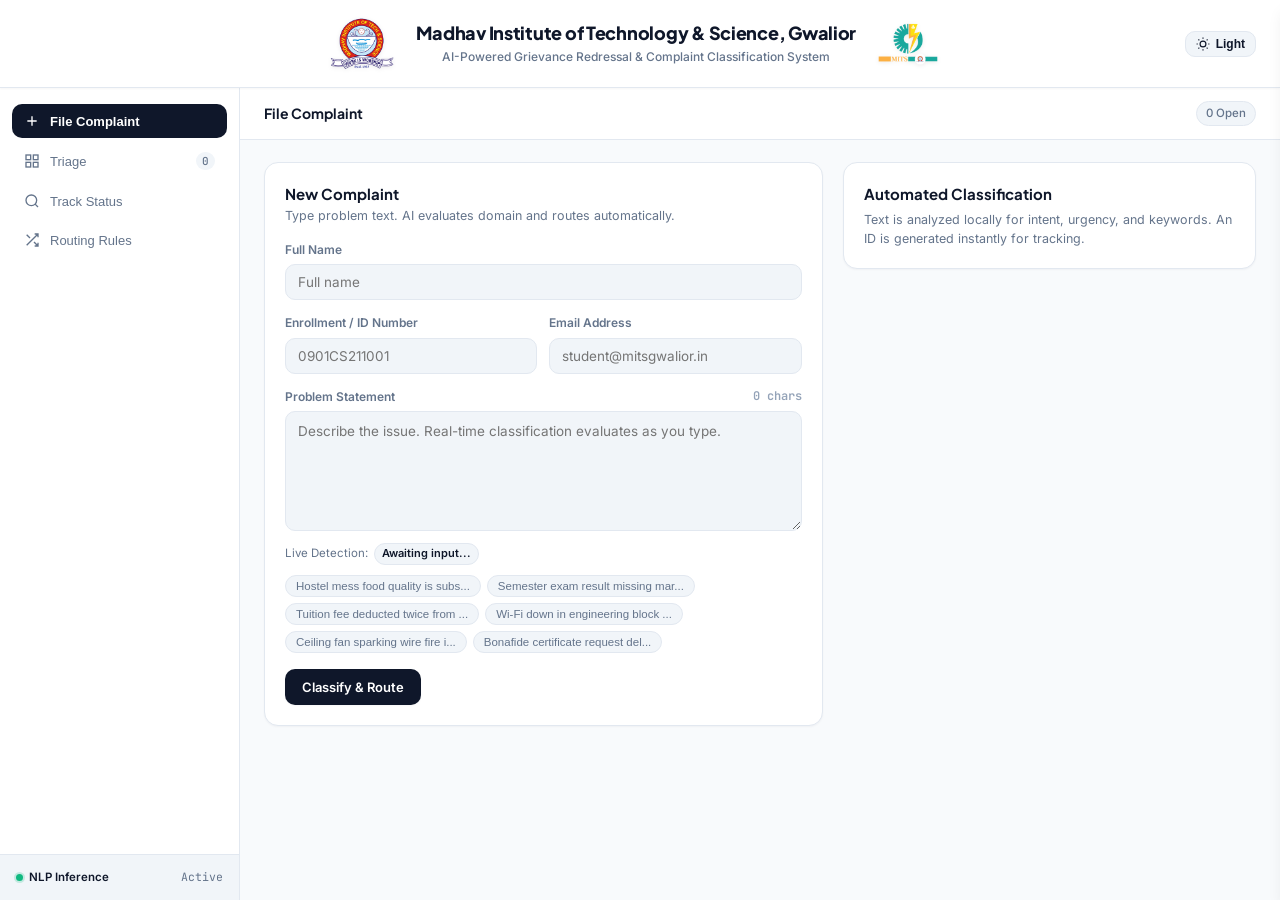
<file: index.html>
<!-- Mirror of HTML .html for standard web servers -->
<!DOCTYPE html>
<html lang="en" data-theme="light">
<head>
  <meta charset="utf-8">
  <meta name="viewport" content="width=device-width, initial-scale=1, viewport-fit=cover">
  <title>Madhav Institute of Technology & Science, Gwalior - AI Complaint System</title>
  <link rel="stylesheet" href="style.css">
</head>
<body>

  <!-- Institutional Top Header -->
  <header class="inst-header">
    <div class="inst-header-start">
      <button type="button" class="menu-toggle" id="menu-toggle-btn" aria-label="Toggle Navigation">
        <svg width="20" height="20" viewBox="0 0 24 24" stroke="currentColor" stroke-width="2" fill="none"><path d="M3 12h18M3 6h18M3 18h18"/></svg>
      </button>
    </div>

    <div class="inst-brand-lockup">
      <img src="mits-logo.png" alt="MITS Logo" class="inst-logo">
      <div class="inst-text-block">
        <h1 class="inst-title">Madhav Institute of Technology & Science, Gwalior</h1>
        <div class="inst-subtitle">AI-Powered Grievance Redressal & Complaint Classification System</div>
      </div>
      <img src="flag-logo2.png" alt="Flag Logo" class="inst-logo flag-logo">
    </div>

    <div class="inst-header-end">
      <button type="button" class="theme-toggle" id="theme-toggle-btn" aria-label="Toggle Theme">
        <svg viewBox="0 0 24 24"><circle cx="12" cy="12" r="5"/><path d="M12 1v2M12 21v2M4.22 4.22l1.42 1.42M18.36 18.36l1.42 1.42M1 12h2M21 12h2M4.22 19.78l1.42-1.42M18.36 5.64l1.42-1.42"/></svg>
        <span id="theme-toggle-label">Light</span>
      </button>
    </div>
  </header>

  <!-- Mobile Overlay & Drawer Backdrop -->
  <div class="sidebar-overlay" id="sidebar-overlay"></div>
  <div class="drawer-backdrop" id="drawer-backdrop"></div>

  <!-- Toast Notification Container -->
  <div class="toast-container" id="toast-container"></div>

  <div class="app-container">
    <!-- Sidebar Navigation -->
    <aside class="sidebar" id="sidebar">
      <nav class="nav-menu">
        <button type="button" class="nav-item active" data-view="submit">
          <div class="nav-item-content">
            <svg viewBox="0 0 24 24"><path d="M12 5v14M5 12h14"/></svg>
            <span>File Complaint</span>
          </div>
        </button>
        <button type="button" class="nav-item" data-view="triage">
          <div class="nav-item-content">
            <svg viewBox="0 0 24 24"><rect x="3" y="3" width="7" height="7"/><rect x="14" y="3" width="7" height="7"/><rect x="14" y="14" width="7" height="7"/><rect x="3" y="14" width="7" height="7"/></svg>
            <span>Triage</span>
          </div>
          <span class="nav-counter" id="nav-triage-count">0</span>
        </button>
        <button type="button" class="nav-item" data-view="track">
          <div class="nav-item-content">
            <svg viewBox="0 0 24 24"><circle cx="11" cy="11" r="8"/><path d="m21 21-4.35-4.35"/></svg>
            <span>Track Status</span>
          </div>
        </button>
        <button type="button" class="nav-item" data-view="routing">
          <div class="nav-item-content">
            <svg viewBox="0 0 24 24"><path d="M16 3h5v5M4 20L21 3M21 16v5h-5M15 15l6 6M4 4l5 5"/></svg>
            <span>Routing Rules</span>
          </div>
        </button>
      </nav>

      <div class="sidebar-footer">
        <div class="engine-health">
          <span class="engine-indicator">
            <span class="status-dot"></span>
            <span>NLP Inference</span>
          </span>
          <span class="font-mono">Active</span>
        </div>
      </div>
    </aside>

    <!-- Main Wrapper -->
    <div class="main-wrapper">
      <!-- Sub-Header / Breadcrumb -->
      <header class="view-header">
        <div class="header-left">
          <span class="header-title" id="header-view-title">File Complaint</span>
        </div>

        <div class="header-right">
          <span class="header-chip" id="header-active-count">0 Open</span>
        </div>
      </header>

      <!-- Main Content Area -->
      <main class="content">

        <!-- VIEW: Submit -->
        <section id="view-submit" class="view-section">
          <div class="grid-2">
            <!-- Form Card -->
            <div class="card">
              <div class="card-header">
                <div>
                  <div class="card-title">New Complaint</div>
                  <div class="card-desc">Type problem text. AI evaluates domain and routes automatically.</div>
                </div>
              </div>

              <div class="form-group">
                <label for="in-name">Full Name</label>
                <input id="in-name" type="text" placeholder="Full name">
              </div>

              <div class="form-row">
                <div class="form-group">
                  <label for="in-id">Enrollment / ID Number</label>
                  <input id="in-id" type="text" placeholder="0901CS211001">
                </div>
                <div class="form-group">
                  <label for="in-email">Email Address</label>
                  <input id="in-email" type="email" placeholder="student@mitsgwalior.in">
                </div>
              </div>

              <div class="form-group">
                <label for="in-text">
                  <span>Problem Statement</span>
                  <span id="char-counter" class="font-mono" style="color:var(--text-dim);">0 chars</span>
                </label>
                <textarea id="in-text" placeholder="Describe the issue. Real-time classification evaluates as you type."></textarea>
                
                <!-- Live Diagnosis Bar -->
                <div class="live-diagnosis-bar">
                  <div class="live-tags">
                    <span>Live Detection:</span>
                    <span class="badge-pulse" id="live-detect-tag">Awaiting input...</span>
                    <span class="badge badge-urgent" id="live-urgency-tag" style="display:none;">High Urgency</span>
                  </div>
                </div>

                <div class="chips-container" id="quick-chips"></div>
              </div>

              <div style="display:flex; gap:10px; margin-top:16px;">
                <button type="button" class="btn btn-primary" id="btn-submit">
                  Classify & Route
                </button>
              </div>

              <div class="notice warn" id="submit-err" style="display:none;"></div>
            </div>

            <!-- Pipeline & Output Container -->
            <div>
              <div class="card" id="submit-idle">
                <div class="card-title">Automated Classification</div>
                <div class="card-desc" style="margin-top:6px; line-height:1.5;">
                  Text is analyzed locally for intent, urgency, and keywords. An ID is generated instantly for tracking.
                </div>
              </div>

              <div class="card" id="submit-pipeline" style="display:none;">
                <div class="card-title">Inference Pipeline</div>
                <ul class="pipeline-list" id="pipeline-steps"></ul>
              </div>

              <div class="card" id="submit-result" style="display:none;"></div>
            </div>
          </div>
        </section>

        <!-- VIEW: Triage Dashboard -->
        <section id="view-triage" class="view-section" style="display:none;">
          <div class="grid-4" style="margin-bottom:20px;">
            <div class="stat-box">
              <div class="stat-header">
                <span class="stat-label">Total Filed</span>
              </div>
              <div class="stat-val" id="stat-total">0</div>
              <div class="stat-trend">100% captured</div>
            </div>
            <div class="stat-box">
              <div class="stat-header">
                <span class="stat-label">Pending Triage</span>
              </div>
              <div class="stat-val" id="stat-pending">0</div>
              <div class="stat-trend" style="color:var(--text-muted);">Awaiting action</div>
            </div>
            <div class="stat-box">
              <div class="stat-header">
                <span class="stat-label">In Progress</span>
              </div>
              <div class="stat-val" id="stat-inprog">0</div>
              <div class="stat-trend" style="color:var(--c-secondary);">Actively assigned</div>
            </div>
            <div class="stat-box">
              <div class="stat-header">
                <span class="stat-label">Resolved</span>
              </div>
              <div class="stat-val" id="stat-resolved">0</div>
              <div class="stat-trend">Closed out</div>
            </div>
          </div>

          <div class="card">
            <div class="card-header">
              <div>
                <div class="card-title">Category Distribution</div>
                <div class="card-desc">Volume of complaints by classified domain.</div>
              </div>
            </div>
            <div id="chart-categories"></div>
          </div>

          <div class="card">
            <div class="card-header">
              <div>
                <div class="card-title">Triage Queue</div>
                <div class="card-desc">Click any row to open the ticket inspector drawer.</div>
              </div>
              <div style="display:flex; gap:8px;">
                <button type="button" class="btn btn-secondary btn-sm" id="btn-simulate-stream">
                  Simulate Stream
                </button>
                <button type="button" class="btn btn-outlined btn-sm" id="btn-export-csv">
                  Export CSV
                </button>
              </div>
            </div>

            <div class="toolbar">
              <select id="filter-cat" aria-label="Filter Category"></select>
              <select id="filter-status" aria-label="Filter Status"></select>
              <input type="text" id="filter-search" placeholder="Search ID, text, or reporter">
            </div>

            <div class="table-wrapper">
              <table>
                <thead>
                  <tr>
                    <th>ID</th>
                    <th>Summary</th>
                    <th>Category</th>
                    <th>Department</th>
                    <th>Status</th>
                    <th>Date</th>
                  </tr>
                </thead>
                <tbody id="table-body"></tbody>
              </table>
            </div>

            <div style="display:flex; gap:10px; margin-top:16px;">
              <button type="button" class="btn btn-secondary btn-sm" id="btn-seed-data">
                Load Sample Data
              </button>
              <button type="button" class="btn btn-danger btn-sm" id="btn-clear-data">
                Reset All Records
              </button>
            </div>
          </div>
        </section>

        <!-- VIEW: Track -->
        <section id="view-track" class="view-section" style="display:none;">
          <div class="card">
            <div class="card-title">Track Ticket</div>
            <div class="card-desc" style="margin-bottom:14px;">Enter ticket ID to view status, audit log, and SLA.</div>
            <div style="display:flex; gap:10px; max-width:480px;">
              <input type="text" id="track-id" placeholder="CMP-1001" class="font-mono">
              <button type="button" class="btn btn-primary" id="btn-track">Track</button>
            </div>
          </div>
          <div id="track-output"></div>
        </section>

        <!-- VIEW: Routing Rules -->
        <section id="view-routing" class="view-section" style="display:none;">
          <div class="card">
            <div class="card-header">
              <div>
                <div class="card-title">Active Routing Dictionary</div>
                <div class="card-desc">Keyword matching vocabulary and SLA targets.</div>
              </div>
            </div>
            <div class="table-wrapper">
              <table>
                <thead>
                  <tr>
                    <th>Category</th>
                    <th>Target Department</th>
                    <th>SLA Target</th>
                    <th>Trigger Vocabulary</th>
                  </tr>
                </thead>
                <tbody id="routing-table-body"></tbody>
              </table>
            </div>
          </div>
        </section>

      </main>
    </div>
  </div>

  <!-- Ticket Inspector Drawer -->
  <aside class="drawer" id="drawer">
    <div class="drawer-header">
      <div>
        <div class="card-title font-mono" id="drawer-id">CMP-1000</div>
        <div class="card-desc" id="drawer-category">Category</div>
      </div>
      <button type="button" class="btn btn-outlined btn-sm" id="drawer-close-btn">Close</button>
    </div>
    <div class="drawer-body" id="drawer-body-content"></div>
    <div class="drawer-footer">
      <button type="button" class="btn btn-danger btn-sm" id="drawer-delete-btn">Delete</button>
      <button type="button" class="btn btn-primary btn-sm" id="drawer-resolve-btn">Resolve</button>
    </div>
  </aside>

  <script src="app.js"></script>
</body>
</html>
</file>
<file: style.css>
@import url('https://fonts.googleapis.com/css2?family=Inter:wght@400;500;600;700&family=JetBrains+Mono:wght@500;600&family=Plus+Jakarta+Sans:wght@600;700;800&display=swap');

:root {
  --font-headline: 'Plus Jakarta Sans', system-ui, -apple-system, sans-serif;
  --font-body: 'Inter', system-ui, -apple-system, sans-serif;
  --font-mono: 'JetBrains Mono', monospace;

  /* Spec Palette: Primary #0F172A, Secondary #4F46E5, Tertiary #10B981, Neutral #64748B */
  --c-primary: #0F172A;
  --c-secondary: #4F46E5;
  --c-tertiary: #10B981;
  --c-neutral: #64748B;
  --c-danger: #DC2626;

  /* Light Theme */
  --bg-app: #F8FAFC;
  --bg-surface: #FFFFFF;
  --bg-surface-subtle: #F1F5F9;
  --bg-surface-hover: #E2E8F0;
  --bg-sidebar: #FFFFFF;
  --bg-header: #FFFFFF;
  --border: #E2E8F0;
  --border-subtle: #CBD5E1;
  --border-focus: #4F46E5;

  --text-main: #0F172A;
  --text-muted: #64748B;
  --text-dim: #94A3B8;
  --text-inverted: #FFFFFF;

  --btn-primary-bg: #0F172A;
  --btn-primary-text: #FFFFFF;
  --btn-secondary-bg: #EEF2F6;
  --btn-secondary-text: #0F172A;

  --shadow-sm: 0 1px 2px 0 rgba(15, 23, 42, 0.04);
  --shadow-md: 0 4px 6px -1px rgba(15, 23, 42, 0.07), 0 2px 4px -2px rgba(15, 23, 42, 0.05);
  --shadow-lg: 0 10px 15px -3px rgba(15, 23, 42, 0.08), 0 4px 6px -4px rgba(15, 23, 42, 0.04);

  --radius-sm: 6px;
  --radius-md: 10px;
  --radius-lg: 14px;
  --radius-pill: 9999px;

  --sidebar-w: 240px;
  --inst-header-h: 88px;
  --view-header-h: 52px;
}

[data-theme="dark"] {
  --bg-app: #0B0F17;
  --bg-surface: #0F172A;
  --bg-surface-subtle: #1E293B;
  --bg-surface-hover: #334155;
  --bg-sidebar: #0F172A;
  --bg-header: #0F172A;
  --border: #334155;
  --border-subtle: #475569;
  --border-focus: #6366F1;

  --text-main: #F8FAFC;
  --text-muted: #94A3B8;
  --text-dim: #64748B;
  --text-inverted: #0F172A;

  --btn-primary-bg: #F8FAFC;
  --btn-primary-text: #0F172A;
  --btn-secondary-bg: #1E293B;
  --btn-secondary-text: #F8FAFC;

  --shadow-sm: 0 1px 2px 0 rgba(0, 0, 0, 0.3);
  --shadow-md: 0 4px 6px -1px rgba(0, 0, 0, 0.4);
  --shadow-lg: 0 10px 15px -3px rgba(0, 0, 0, 0.5);
}

*, *::before, *::after {
  box-sizing: border-box;
  margin: 0;
  padding: 0;
}

body {
  font-family: var(--font-body);
  background-color: var(--bg-app);
  color: var(--text-main);
  line-height: 1.45;
  font-size: 13.5px;
  -webkit-font-smoothing: antialiased;
  overflow-x: hidden;
}

h1, h2, h3, h4 {
  font-family: var(--font-headline);
  font-weight: 700;
  color: var(--text-main);
  letter-spacing: -0.02em;
}

code, .font-mono {
  font-family: var(--font-mono);
}

/* Institutional Top Header */
.inst-header {
  height: var(--inst-header-h);
  background: var(--bg-surface);
  border-bottom: 1px solid var(--border);
  display: flex;
  align-items: center;
  justify-content: space-between;
  padding: 0 24px;
  position: sticky;
  top: 0;
  z-index: 60;
  box-shadow: var(--shadow-sm);
  backdrop-filter: blur(8px);
}

.inst-header-start {
  display: flex;
  align-items: center;
  min-width: 60px;
}

.inst-header-end {
  display: flex;
  align-items: center;
  justify-content: flex-end;
  min-width: 60px;
}

/* Central brand lockup with bigger logos adjacent to institute name */
.inst-brand-lockup {
  display: flex;
  align-items: center;
  justify-content: center;
  gap: 22px;
  margin: 0 auto;
}

.inst-logo {
  height: 64px;
  width: auto;
  max-width: 120px;
  object-fit: contain;
  display: block;
  flex-shrink: 0;
  filter: drop-shadow(0 1px 2px rgba(0, 0, 0, 0.08));
}

.flag-logo {
  height: 60px;
}

.inst-text-block {
  text-align: center;
}

.inst-title {
  font-family: var(--font-headline);
  font-size: 18px;
  font-weight: 800;
  color: var(--text-main);
  letter-spacing: -0.015em;
  line-height: 1.25;
}

.inst-subtitle {
  font-size: 12px;
  color: var(--text-muted);
  font-weight: 500;
  margin-top: 3px;
}

/* Layout */
.app-container {
  display: flex;
  min-height: calc(100vh - var(--inst-header-h));
}

/* Sidebar */
.sidebar {
  width: var(--sidebar-w);
  background: var(--bg-sidebar);
  border-right: 1px solid var(--border);
  display: flex;
  flex-direction: column;
  position: fixed;
  top: var(--inst-header-h);
  bottom: 0;
  left: 0;
  z-index: 50;
  transition: transform 0.2s cubic-bezier(0.16, 1, 0.3, 1);
}

.nav-menu {
  padding: 16px 12px;
  display: flex;
  flex-direction: column;
  gap: 5px;
  flex: 1;
}

.nav-item {
  display: flex;
  align-items: center;
  justify-content: space-between;
  padding: 9px 12px;
  border-radius: var(--radius-md);
  color: var(--text-muted);
  text-decoration: none;
  font-weight: 500;
  font-size: 13px;
  cursor: pointer;
  border: none;
  background: transparent;
  width: 100%;
  text-align: left;
  transition: all 0.15s ease;
}

.nav-item-content {
  display: flex;
  align-items: center;
  gap: 10px;
}

.nav-item:hover {
  background: var(--bg-surface-subtle);
  color: var(--text-main);
  transform: translateX(2px);
}

.nav-item.active {
  background: var(--c-primary);
  color: #FFFFFF;
  font-weight: 600;
}

[data-theme="dark"] .nav-item.active {
  background: var(--c-secondary);
  color: #FFFFFF;
}

.nav-item svg {
  width: 16px;
  height: 16px;
  stroke: currentColor;
  stroke-width: 2;
  fill: none;
}

.nav-counter {
  font-size: 11px;
  font-family: var(--font-mono);
  padding: 2px 6px;
  border-radius: var(--radius-pill);
  background: var(--bg-surface-subtle);
  color: var(--text-muted);
}

.nav-item.active .nav-counter {
  background: rgba(255, 255, 255, 0.2);
  color: #FFFFFF;
}

.sidebar-footer {
  padding: 14px 16px;
  border-top: 1px solid var(--border);
  display: flex;
  flex-direction: column;
  gap: 8px;
  background: var(--bg-surface-subtle);
}

.engine-health {
  display: flex;
  justify-content: space-between;
  align-items: center;
  font-size: 11.5px;
  color: var(--text-muted);
}

.engine-indicator {
  display: inline-flex;
  align-items: center;
  gap: 6px;
  font-weight: 600;
  color: var(--text-main);
}

.status-dot {
  width: 7px;
  height: 7px;
  border-radius: 50%;
  background: var(--c-tertiary);
  box-shadow: 0 0 0 2px rgba(16, 185, 129, 0.2);
}

/* Main Area */
.main-wrapper {
  flex: 1;
  margin-left: var(--sidebar-w);
  display: flex;
  flex-direction: column;
  min-width: 0;
}

/* View Header */
.view-header {
  height: var(--view-header-h);
  background: var(--bg-surface);
  border-bottom: 1px solid var(--border);
  display: flex;
  align-items: center;
  justify-content: space-between;
  padding: 0 24px;
  position: sticky;
  top: var(--inst-header-h);
  z-index: 40;
}

.header-left {
  display: flex;
  align-items: center;
  gap: 12px;
}

.menu-toggle {
  display: none;
  background: none;
  border: 1px solid var(--border);
  border-radius: var(--radius-sm);
  padding: 6px;
  cursor: pointer;
  color: var(--text-main);
}

.header-title {
  font-family: var(--font-headline);
  font-size: 14px;
  font-weight: 700;
  color: var(--text-main);
}

.header-right {
  display: flex;
  align-items: center;
  gap: 10px;
}

.header-chip {
  display: inline-flex;
  align-items: center;
  gap: 6px;
  padding: 3px 9px;
  border-radius: var(--radius-pill);
  border: 1px solid var(--border);
  font-size: 11.5px;
  font-weight: 500;
  color: var(--text-muted);
  background: var(--bg-surface-subtle);
}

.theme-toggle {
  display: inline-flex;
  align-items: center;
  gap: 6px;
  background: var(--bg-surface-subtle);
  border: 1px solid var(--border);
  color: var(--text-main);
  padding: 5px 10px;
  border-radius: var(--radius-md);
  font-size: 12px;
  font-weight: 600;
  cursor: pointer;
  transition: all 0.15s ease;
}

.theme-toggle:hover {
  background: var(--bg-surface-hover);
  border-color: var(--border-subtle);
}

.theme-toggle svg {
  width: 14px;
  height: 14px;
  stroke: currentColor;
  stroke-width: 2;
  fill: none;
}

/* Content */
.content {
  padding: 22px 24px 40px;
  max-width: 1320px;
  width: 100%;
  margin: 0 auto;
}

/* Card System */
.card {
  background: var(--bg-surface);
  border: 1px solid var(--border);
  border-radius: var(--radius-lg);
  padding: 20px;
  margin-bottom: 20px;
  box-shadow: var(--shadow-sm);
  transition: border-color 0.15s ease;
}

.card:hover {
  border-color: var(--border-subtle);
}

.card-header {
  display: flex;
  align-items: flex-start;
  justify-content: space-between;
  margin-bottom: 16px;
  gap: 12px;
}

.card-title {
  font-size: 15px;
  font-weight: 700;
  font-family: var(--font-headline);
}

.card-desc {
  font-size: 12.5px;
  color: var(--text-muted);
  margin-top: 2px;
}

/* Grids */
.grid-2 {
  display: grid;
  grid-template-columns: 1.15fr 0.85fr;
  gap: 20px;
}

.grid-3 {
  display: grid;
  grid-template-columns: repeat(3, 1fr);
  gap: 16px;
}

.grid-4 {
  display: grid;
  grid-template-columns: repeat(4, 1fr);
  gap: 14px;
}

/* Stat Box */
.stat-box {
  background: var(--bg-surface);
  border: 1px solid var(--border);
  border-radius: var(--radius-lg);
  padding: 18px;
  box-shadow: var(--shadow-sm);
  position: relative;
  overflow: hidden;
}

.stat-header {
  display: flex;
  align-items: center;
  justify-content: space-between;
  margin-bottom: 8px;
}

.stat-label {
  font-size: 11.5px;
  font-weight: 600;
  color: var(--text-muted);
  text-transform: uppercase;
  letter-spacing: 0.05em;
}

.stat-val {
  font-size: 28px;
  font-weight: 800;
  font-family: var(--font-mono);
  color: var(--text-main);
  letter-spacing: -0.03em;
}

.stat-trend {
  font-size: 11px;
  color: var(--c-tertiary);
  font-weight: 600;
  margin-top: 4px;
}

/* Form Controls */
.form-group {
  margin-bottom: 14px;
}

.form-row {
  display: grid;
  grid-template-columns: 1fr 1fr;
  gap: 12px;
}

label {
  display: flex;
  align-items: center;
  justify-content: space-between;
  font-size: 12px;
  font-weight: 600;
  color: var(--text-muted);
  margin-bottom: 6px;
}

input, select, textarea {
  width: 100%;
  background: var(--bg-surface-subtle);
  border: 1px solid var(--border);
  border-radius: var(--radius-md);
  padding: 9px 12px;
  font-size: 13.5px;
  color: var(--text-main);
  font-family: var(--font-body);
  transition: all 0.15s ease;
}

input:focus, select:focus, textarea:focus {
  outline: none;
  border-color: var(--border-focus);
  background: var(--bg-surface);
  box-shadow: 0 0 0 3px rgba(79, 70, 229, 0.1);
}

textarea {
  min-height: 120px;
  resize: vertical;
  line-height: 1.5;
}

/* Live Diagnosis Bar */
.live-diagnosis-bar {
  display: flex;
  align-items: center;
  justify-content: space-between;
  margin-top: 6px;
  font-size: 11.5px;
  color: var(--text-muted);
}

.live-tags {
  display: flex;
  gap: 6px;
  align-items: center;
}

.badge-pulse {
  display: inline-flex;
  align-items: center;
  gap: 5px;
  padding: 2px 7px;
  border-radius: var(--radius-pill);
  font-size: 11px;
  font-weight: 600;
  background: var(--bg-surface-subtle);
  border: 1px solid var(--border);
  color: var(--text-main);
}

.badge-pulse.active {
  border-color: var(--c-secondary);
  color: var(--c-secondary);
  background: rgba(79, 70, 229, 0.08);
}

/* Buttons */
.btn {
  display: inline-flex;
  align-items: center;
  justify-content: center;
  gap: 8px;
  font-family: var(--font-body);
  font-weight: 600;
  font-size: 13px;
  padding: 9px 16px;
  border-radius: var(--radius-md);
  border: 1px solid transparent;
  cursor: pointer;
  transition: all 0.15s ease;
}

.btn:active {
  transform: scale(0.98);
}

.btn:disabled {
  opacity: 0.45;
  cursor: not-allowed;
  transform: none;
}

.btn-primary {
  background: var(--btn-primary-bg);
  color: var(--btn-primary-text);
  box-shadow: var(--shadow-sm);
}

.btn-primary:hover:not(:disabled) {
  opacity: 0.92;
}

.btn-secondary {
  background: var(--btn-secondary-bg);
  color: var(--btn-secondary-text);
  border-color: var(--border);
}

.btn-secondary:hover:not(:disabled) {
  background: var(--bg-surface-hover);
}

.btn-outlined {
  background: transparent;
  border-color: var(--border);
  color: var(--text-main);
}

.btn-outlined:hover:not(:disabled) {
  background: var(--bg-surface-subtle);
  border-color: var(--border-subtle);
}

.btn-danger {
  background: transparent;
  border-color: var(--c-danger);
  color: var(--c-danger);
}

.btn-danger:hover:not(:disabled) {
  background: var(--c-danger);
  color: #FFFFFF;
}

.btn-sm {
  padding: 5px 10px;
  font-size: 12px;
  border-radius: var(--radius-sm);
}

/* Quick Example Chips */
.chips-container {
  display: flex;
  flex-wrap: wrap;
  gap: 6px;
  margin-top: 10px;
}

.chip {
  background: var(--bg-surface-subtle);
  border: 1px solid var(--border);
  color: var(--text-muted);
  font-size: 11.5px;
  padding: 4px 10px;
  border-radius: var(--radius-pill);
  cursor: pointer;
  transition: all 0.15s ease;
}

.chip:hover {
  color: var(--text-main);
  border-color: var(--border-subtle);
  background: var(--bg-surface-hover);
}

/* Pipeline List */
.pipeline-list {
  list-style: none;
  display: flex;
  flex-direction: column;
  gap: 10px;
  margin: 14px 0;
}

.pipeline-item {
  display: flex;
  align-items: center;
  gap: 12px;
  font-size: 12.5px;
  color: var(--text-muted);
  padding: 8px 12px;
  border-radius: var(--radius-md);
  background: var(--bg-surface-subtle);
  border: 1px solid transparent;
  transition: all 0.2s ease;
}

.pipeline-indicator {
  width: 12px;
  height: 12px;
  border-radius: 50%;
  border: 2px solid var(--border-subtle);
  display: inline-block;
  flex-shrink: 0;
}

.pipeline-item.active {
  color: var(--text-main);
  background: var(--bg-surface);
  border-color: var(--c-secondary);
  box-shadow: var(--shadow-sm);
}

.pipeline-item.active .pipeline-indicator {
  border-color: var(--c-secondary);
  border-top-color: transparent;
  animation: spin 0.6s linear infinite;
}

.pipeline-item.done {
  color: var(--text-main);
}

.pipeline-item.done .pipeline-indicator {
  background: var(--c-tertiary);
  border-color: var(--c-tertiary);
}

@keyframes spin {
  to { transform: rotate(360deg); }
}

/* Progress bar */
.progress-bar {
  height: 6px;
  background: var(--bg-surface-subtle);
  border-radius: var(--radius-pill);
  overflow: hidden;
  margin: 6px 0;
}

.progress-fill {
  height: 100%;
  background: var(--c-secondary);
  border-radius: var(--radius-pill);
  transition: width 0.4s cubic-bezier(0.16, 1, 0.3, 1);
}

.progress-fill.tertiary {
  background: var(--c-tertiary);
}

/* Badges */
.badge {
  display: inline-flex;
  align-items: center;
  gap: 4px;
  padding: 2px 8px;
  border-radius: var(--radius-pill);
  font-size: 11px;
  font-weight: 600;
  background: var(--bg-surface-subtle);
  color: var(--text-main);
  border: 1px solid var(--border);
}

.badge-pending {
  background: #FEF3C7;
  color: #92400E;
  border-color: #FDE68A;
}

.badge-assigned {
  background: #E0E7FF;
  color: #3730A3;
  border-color: #C7D2FE;
}

.badge-in-progress {
  background: #EDE9FE;
  color: #5B21B6;
  border-color: #DDD6FE;
}

.badge-resolved {
  background: #D1FAE5;
  color: #065F46;
  border-color: #A7F3D0;
}

.badge-closed {
  background: var(--bg-surface-subtle);
  color: var(--text-muted);
}

[data-theme="dark"] .badge-pending {
  background: #78350F;
  color: #FDE68A;
  border-color: #92400E;
}

[data-theme="dark"] .badge-assigned {
  background: #1E1B4B;
  color: #C7D2FE;
  border-color: #312E81;
}

[data-theme="dark"] .badge-in-progress {
  background: #2E1065;
  color: #DDD6FE;
  border-color: #4C1D95;
}

[data-theme="dark"] .badge-resolved {
  background: #064E3B;
  color: #A7F3D0;
  border-color: #047857;
}

.badge-urgent {
  background: #FEE2E2;
  color: #991B1B;
  border-color: #FECACA;
}

[data-theme="dark"] .badge-urgent {
  background: #7F1D1D;
  color: #FECACA;
  border-color: #991B1B;
}

/* Key-Value Pairs */
.kv-grid {
  display: grid;
  grid-template-columns: 110px 1fr;
  gap: 8px 12px;
  font-size: 13px;
  margin: 12px 0;
}

.kv-key {
  color: var(--text-muted);
  font-weight: 500;
}

.kv-val {
  color: var(--text-main);
  font-weight: 500;
}

mark {
  background: var(--bg-surface-subtle);
  color: var(--c-secondary);
  font-weight: 600;
  padding: 1px 4px;
  border-radius: var(--radius-sm);
  border: 1px solid var(--border);
}

.notice {
  padding: 10px 14px;
  border-radius: var(--radius-md);
  font-size: 12.5px;
  border: 1px solid var(--border);
  background: var(--bg-surface-subtle);
  color: var(--text-muted);
  margin-top: 12px;
}

.notice.warn {
  border-color: #FDE68A;
  background: #FFFBEB;
  color: #92400E;
}

[data-theme="dark"] .notice.warn {
  border-color: #78350F;
  background: #451A03;
  color: #FDE68A;
}

.stepper {
  display: flex;
  margin: 16px 0;
  border-bottom: 1px solid var(--border);
  padding-bottom: 16px;
  overflow-x: auto;
}

.step-item {
  flex: 1;
  text-align: center;
  font-size: 11.5px;
  color: var(--text-muted);
  position: relative;
  min-width: 80px;
}

.step-item::after {
  content: "";
  display: block;
  width: 8px;
  height: 8px;
  border-radius: 50%;
  background: var(--border-subtle);
  margin: 8px auto 0;
}

.step-item.active {
  color: var(--text-main);
  font-weight: 600;
}

.step-item.active::after {
  background: var(--c-tertiary);
  box-shadow: 0 0 0 3px rgba(16, 185, 129, 0.2);
}

.table-wrapper {
  overflow-x: auto;
  border: 1px solid var(--border);
  border-radius: var(--radius-md);
  background: var(--bg-surface);
}

table {
  width: 100%;
  border-collapse: collapse;
  font-size: 12.5px;
  min-width: 680px;
}

th, td {
  padding: 10px 14px;
  border-bottom: 1px solid var(--border);
  text-align: left;
  vertical-align: middle;
}

th {
  background: var(--bg-surface-subtle);
  color: var(--text-muted);
  font-weight: 600;
  font-size: 11.5px;
  text-transform: uppercase;
  letter-spacing: 0.04em;
}

tr.table-row {
  cursor: pointer;
  transition: background 0.1s ease;
}

tr.table-row:hover {
  background: var(--bg-surface-subtle);
}

tr:last-child td {
  border-bottom: none;
}

.toolbar {
  display: flex;
  gap: 10px;
  margin-bottom: 14px;
  flex-wrap: wrap;
  align-items: center;
}

.toolbar select, .toolbar input {
  width: auto;
  min-width: 140px;
  flex: 1;
}

.chart-row {
  display: grid;
  grid-template-columns: 130px 1fr 40px;
  gap: 12px;
  align-items: center;
  font-size: 12.5px;
  margin-bottom: 10px;
}

.chart-title {
  color: var(--text-main);
  white-space: nowrap;
  overflow: hidden;
  text-overflow: ellipsis;
  font-weight: 500;
}

.chart-val {
  text-align: right;
  font-weight: 600;
  color: var(--text-muted);
  font-family: var(--font-mono);
}

/* Ticket Inspector Drawer */
.drawer-backdrop {
  position: fixed;
  inset: 0;
  background: rgba(15, 23, 42, 0.45);
  backdrop-filter: blur(2px);
  z-index: 90;
  opacity: 0;
  pointer-events: none;
  transition: opacity 0.2s ease;
}

.drawer-backdrop.active {
  opacity: 1;
  pointer-events: auto;
}

.drawer {
  position: fixed;
  top: 0;
  bottom: 0;
  right: 0;
  width: 440px;
  max-width: 100vw;
  background: var(--bg-surface);
  border-left: 1px solid var(--border);
  box-shadow: var(--shadow-lg);
  z-index: 100;
  transform: translateX(100%);
  transition: transform 0.25s cubic-bezier(0.16, 1, 0.3, 1);
  display: flex;
  flex-direction: column;
}

.drawer.active {
  transform: translateX(0);
}

.drawer-header {
  padding: 18px 20px;
  border-bottom: 1px solid var(--border);
  display: flex;
  align-items: center;
  justify-content: space-between;
}

.drawer-body {
  padding: 20px;
  overflow-y: auto;
  flex: 1;
}

.drawer-footer {
  padding: 16px 20px;
  border-top: 1px solid var(--border);
  display: flex;
  gap: 10px;
  justify-content: flex-end;
  background: var(--bg-surface-subtle);
}

/* Toast Notifications */
.toast-container {
  position: fixed;
  bottom: 24px;
  right: 24px;
  display: flex;
  flex-direction: column;
  gap: 8px;
  z-index: 110;
  pointer-events: none;
}

.toast {
  background: var(--c-primary);
  color: #FFFFFF;
  padding: 10px 16px;
  border-radius: var(--radius-md);
  font-size: 12.5px;
  font-weight: 500;
  box-shadow: var(--shadow-lg);
  border: 1px solid var(--border-subtle);
  display: flex;
  align-items: center;
  gap: 8px;
  pointer-events: auto;
  animation: toastIn 0.25s ease;
}

[data-theme="dark"] .toast {
  background: #1E293B;
  color: #F8FAFC;
}

@keyframes toastIn {
  from { opacity: 0; transform: translateY(10px); }
  to { opacity: 1; transform: translateY(0); }
}

/* Responsive */
@media (max-width: 960px) {
  .grid-2, .grid-4 {
    grid-template-columns: 1fr;
  }

  .sidebar {
    transform: translateX(-100%);
  }

  .sidebar.open {
    transform: translateX(0);
  }

  .main-wrapper {
    margin-left: 0;
  }

  .menu-toggle {
    display: block;
  }

  .drawer {
    width: 100vw;
  }
}

@media (max-width: 900px) {
  .inst-header {
    height: auto;
    padding: 10px 14px;
  }
  .inst-brand-lockup {
    gap: 12px;
  }
  .inst-logo {
    height: 48px;
  }
  .flag-logo {
    height: 44px;
  }
  .inst-title {
    font-size: 14px;
  }
  .inst-subtitle {
    display: none;
  }
  .inst-header-start, .inst-header-end {
    min-width: auto;
  }
}

@media (max-width: 600px) {
  .inst-brand-lockup {
    gap: 8px;
  }
  .inst-logo {
    height: 38px;
  }
  .flag-logo {
    height: 36px;
  }
  .inst-title {
    font-size: 12px;
  }
}

.sidebar-overlay {
  display: none;
  position: fixed;
  inset: 0;
  background: rgba(0, 0, 0, 0.45);
  z-index: 45;
}

.sidebar-overlay.active {
  display: block;
}
</file>
